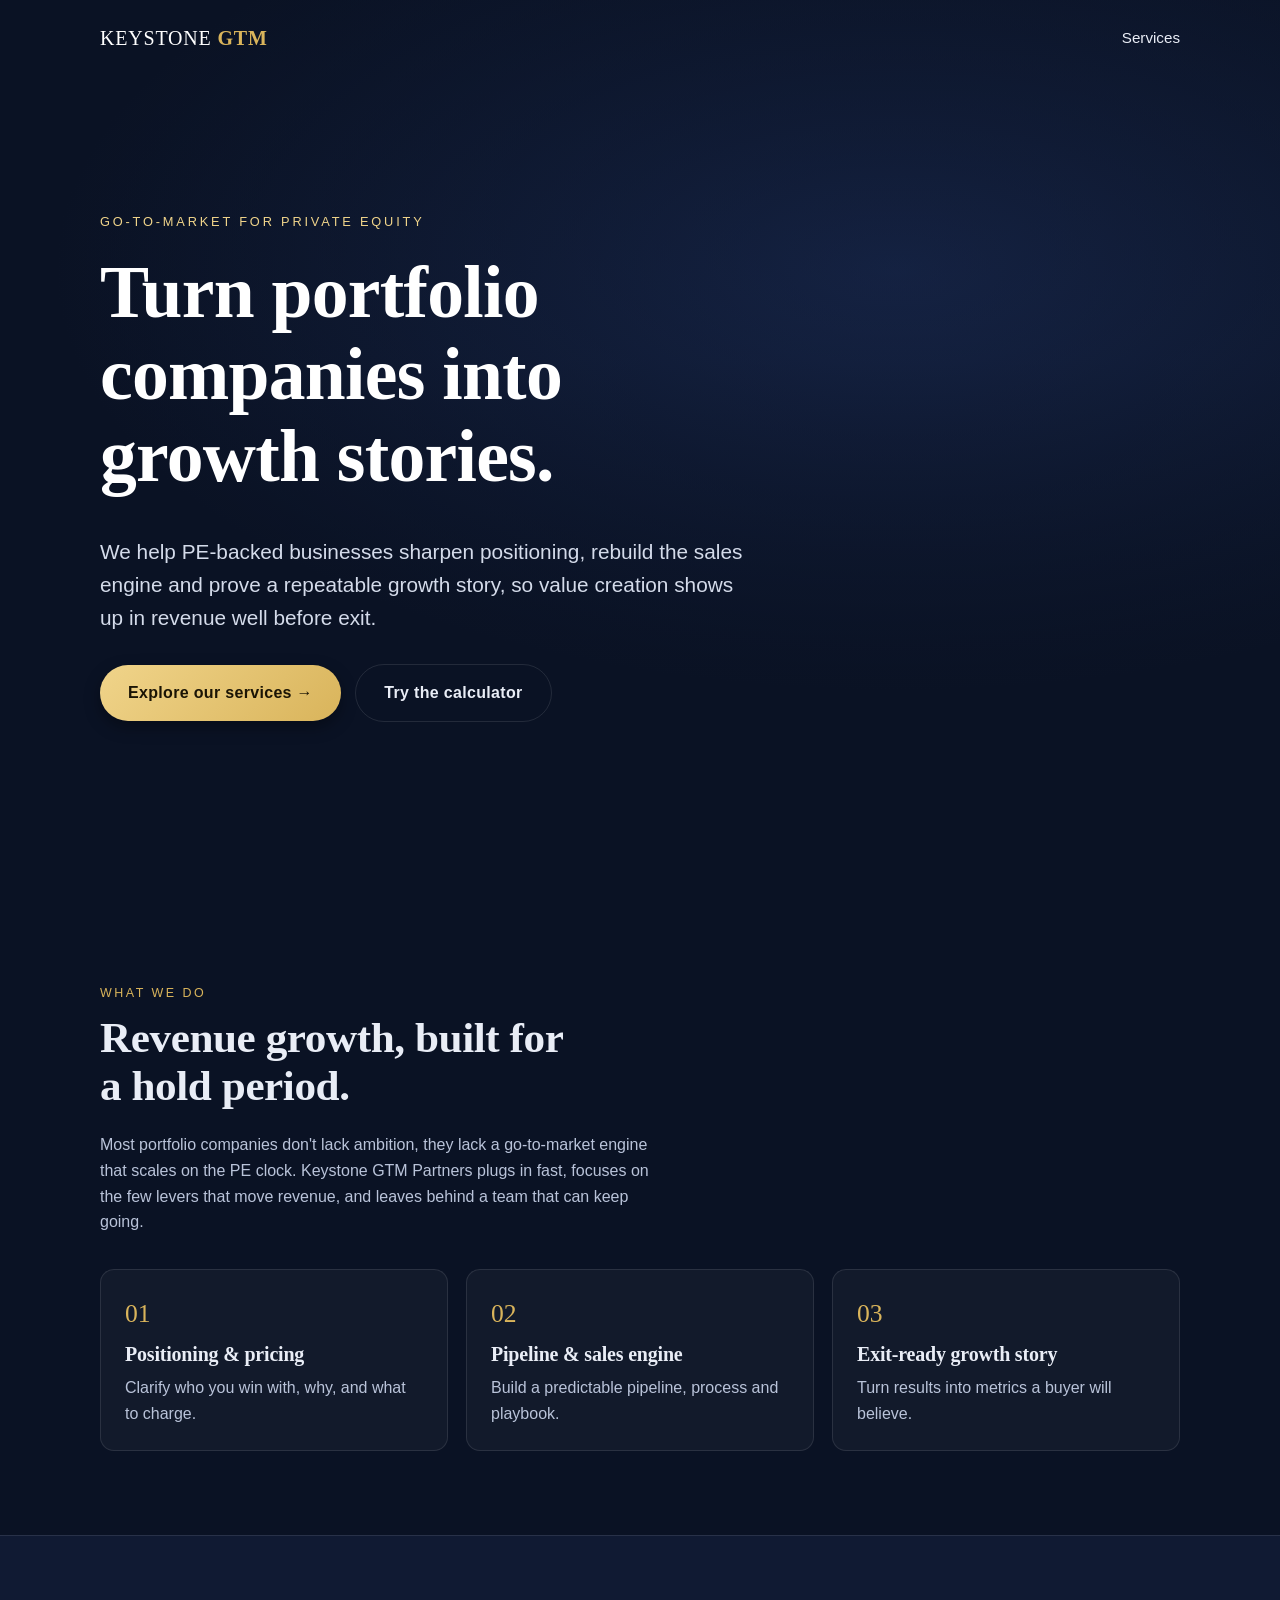
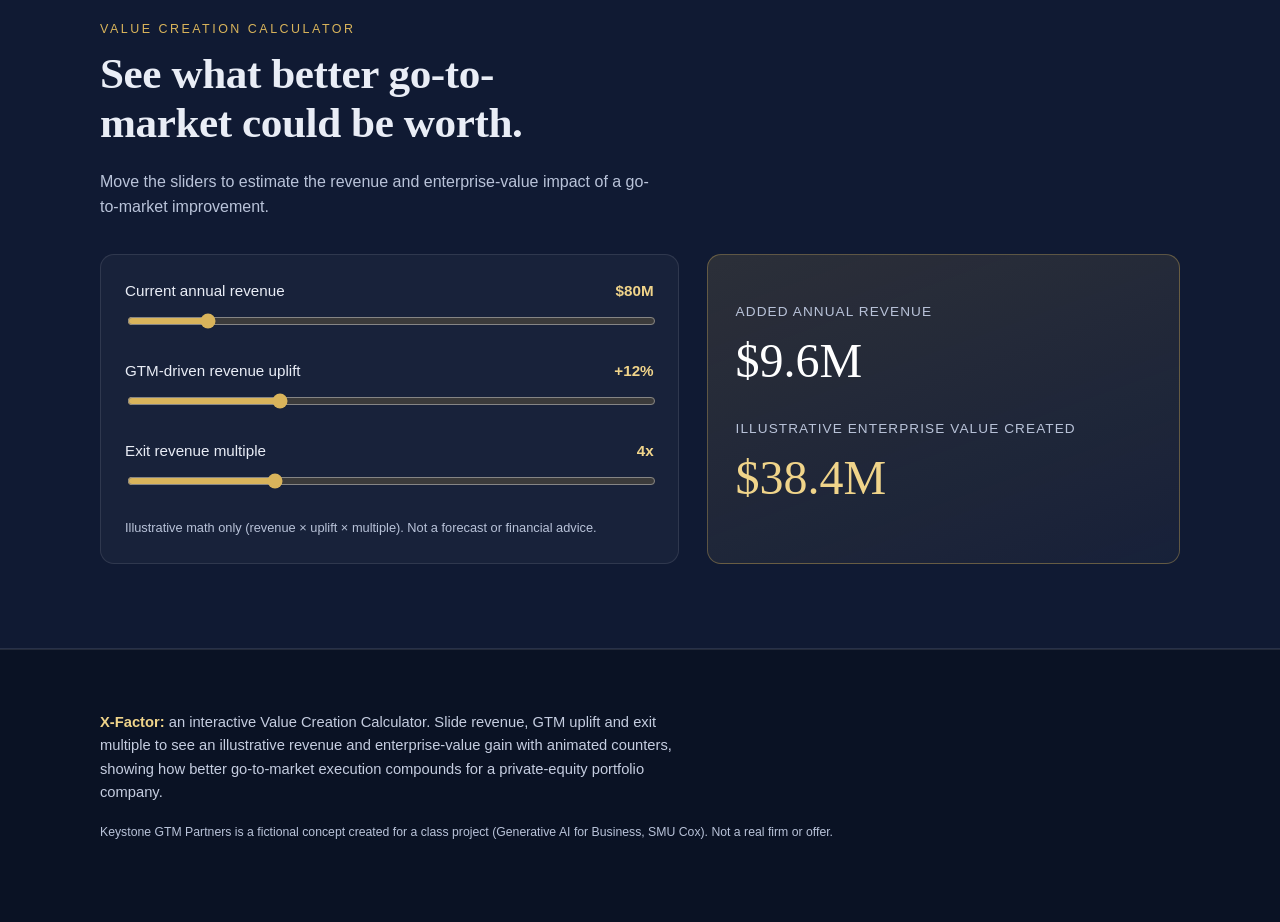
<file: index.html>
<!doctype html>
<html lang="en">
<head>
  <meta charset="utf-8">
  <meta name="viewport" content="width=device-width, initial-scale=1">
  <title>Keystone GTM Partners — Go-to-market for PE portfolio companies</title>
  <meta name="description" content="Go-to-market services that help private equity portfolio companies grow revenue faster before exit.">
  <link rel="stylesheet" href="style.css">
</head>
<body>

<header class="hero">
  <!-- AI-generated video: autoplays muted and loops immediately on landing -->
  <video autoplay muted loop playsinline preload="auto" poster="" aria-hidden="true">
    <source src="assets/hero.mp4" type="video/mp4">
  </video>

  <nav class="nav">
    <div class="wrap">
      <a class="brand" href="index.html">KEYSTONE <b>GTM</b></a>
      <a class="link" href="services.html">Services</a>
    </div>
  </nav>

  <div class="wrap content">
    <span class="eyebrow">Go-to-market for private equity</span>
    <h1>Turn portfolio companies into growth stories.</h1>
    <p class="lead">We help PE-backed businesses sharpen positioning, rebuild the sales engine and prove a repeatable growth story, so value creation shows up in revenue well before exit.</p>
    <a class="btn" href="services.html">Explore our services &rarr;</a>
    <a class="btn ghost" href="#calculator">Try the calculator</a>
  </div>
</header>

<section class="block">
  <div class="wrap">
    <div class="kicker">What we do</div>
    <h2 class="section-title">Revenue growth, built for a hold period.</h2>
    <p class="sub">Most portfolio companies don't lack ambition, they lack a go-to-market engine that scales on the PE clock. Keystone GTM Partners plugs in fast, focuses on the few levers that move revenue, and leaves behind a team that can keep going.</p>
    <div class="grid">
      <div class="card"><span class="num">01</span><h3>Positioning &amp; pricing</h3><p>Clarify who you win with, why, and what to charge.</p></div>
      <div class="card"><span class="num">02</span><h3>Pipeline &amp; sales engine</h3><p>Build a predictable pipeline, process and playbook.</p></div>
      <div class="card"><span class="num">03</span><h3>Exit-ready growth story</h3><p>Turn results into metrics a buyer will believe.</p></div>
    </div>
  </div>
</section>

<section class="block alt" id="calculator">
  <div class="wrap">
    <div class="kicker">Value creation calculator</div>
    <h2 class="section-title">See what better go-to-market could be worth.</h2>
    <p class="sub">Move the sliders to estimate the revenue and enterprise-value impact of a go-to-market improvement.</p>
    <div class="calc">
      <div class="controls card">
        <div class="field">
          <label for="rev">Current annual revenue <span id="revOut"></span></label>
          <input id="rev" type="range" min="10" max="500" step="5" value="80">
        </div>
        <div class="field">
          <label for="upl">GTM-driven revenue uplift <span id="uplOut"></span></label>
          <input id="upl" type="range" min="1" max="40" step="1" value="12">
        </div>
        <div class="field">
          <label for="mul">Exit revenue multiple <span id="mulOut"></span></label>
          <input id="mul" type="range" min="1" max="12" step="0.5" value="4">
        </div>
        <p class="note">Illustrative math only (revenue &times; uplift &times; multiple). Not a forecast or financial advice.</p>
      </div>
      <div class="result">
        <div><div class="lab">Added annual revenue</div><div class="val" id="incOut">$0M</div></div>
        <div><div class="lab">Illustrative enterprise value created</div><div class="val gold" id="evOut">$0M</div></div>
      </div>
    </div>
  </div>
</section>

<footer>
  <div class="wrap">
    <p class="xf"><strong>X-Factor:</strong> an interactive Value Creation Calculator. Slide revenue, GTM uplift and exit multiple to see an illustrative revenue and enterprise-value gain with animated counters, showing how better go-to-market execution compounds for a private-equity portfolio company.</p>
    <small>Keystone GTM Partners is a fictional concept created for a class project (Generative AI for Business, SMU Cox). Not a real firm or offer.</small>
  </div>
</footer>

<script src="app.js"></script>
<script src="chatbot.js"></script>
</body>
</html>
</file>
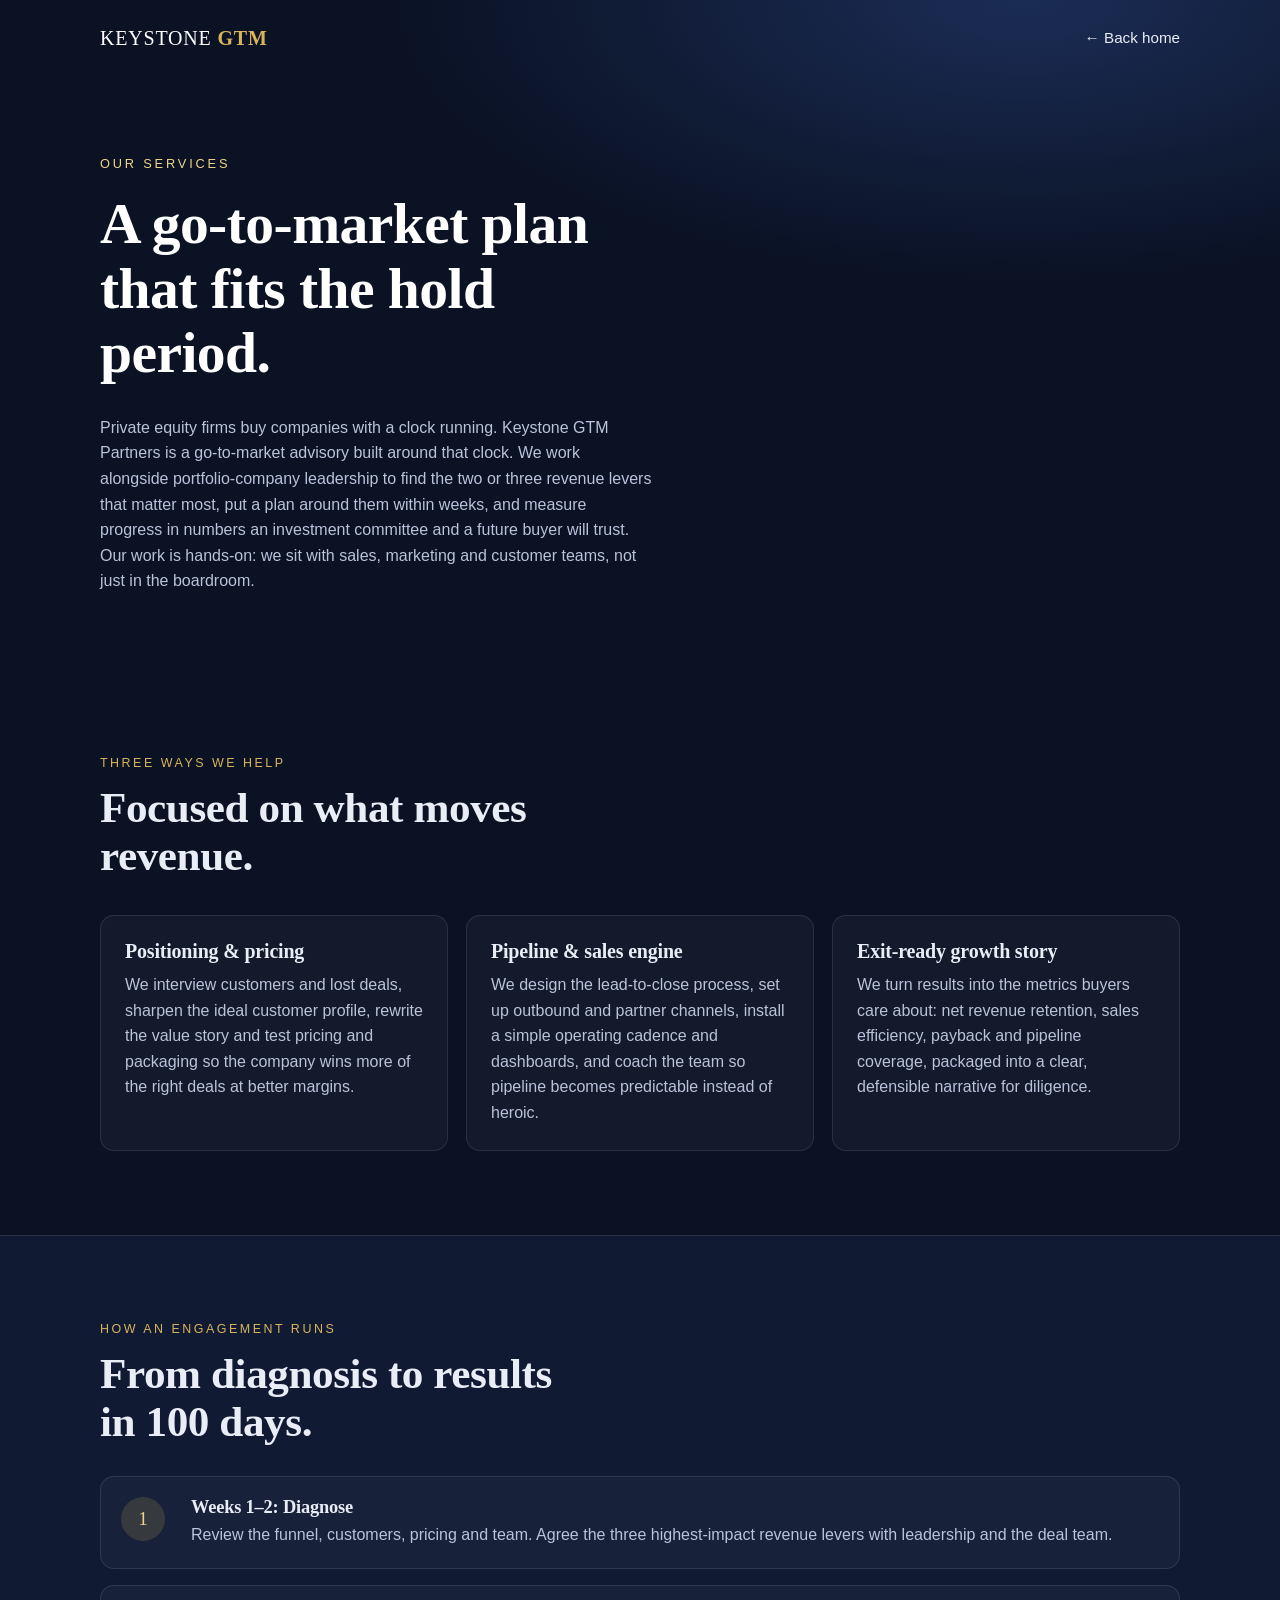
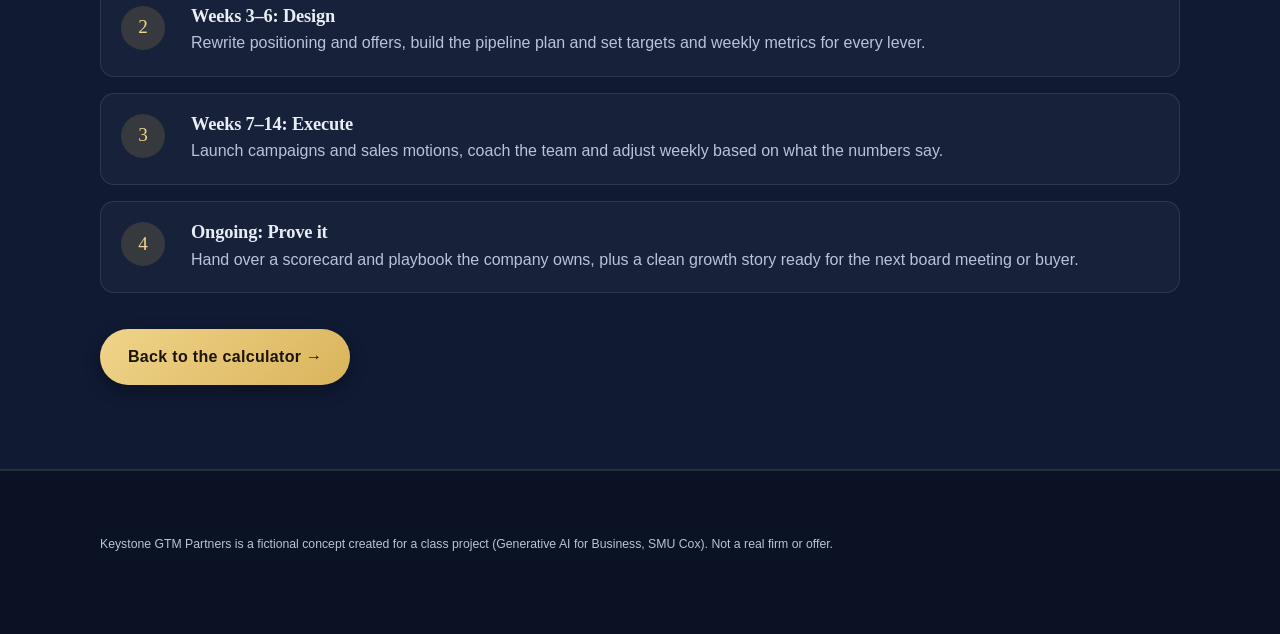
<file: services.html>
<!doctype html>
<html lang="en">
<head>
  <meta charset="utf-8">
  <meta name="viewport" content="width=device-width, initial-scale=1">
  <title>Services — Keystone GTM Partners</title>
  <meta name="description" content="How Keystone GTM Partners helps PE portfolio companies grow revenue: positioning, sales engine and exit-ready growth story.">
  <link rel="stylesheet" href="style.css">
</head>
<body>

<nav class="nav">
  <div class="wrap">
    <a class="brand" href="index.html">KEYSTONE <b>GTM</b></a>
    <a class="link" href="index.html">&larr; Back home</a>
  </div>
</nav>

<header class="page-hero">
  <div class="wrap">
    <span class="eyebrow">Our services</span>
    <h1>A go-to-market plan that fits the hold period.</h1>
    <p class="sub">Private equity firms buy companies with a clock running. Keystone GTM Partners is a go-to-market advisory built around that clock. We work alongside portfolio-company leadership to find the two or three revenue levers that matter most, put a plan around them within weeks, and measure progress in numbers an investment committee and a future buyer will trust. Our work is hands-on: we sit with sales, marketing and customer teams, not just in the boardroom.</p>
  </div>
</header>

<section class="block">
  <div class="wrap">
    <div class="kicker">Three ways we help</div>
    <h2 class="section-title">Focused on what moves revenue.</h2>
    <div class="grid">
      <div class="card"><h3>Positioning &amp; pricing</h3><p>We interview customers and lost deals, sharpen the ideal customer profile, rewrite the value story and test pricing and packaging so the company wins more of the right deals at better margins.</p></div>
      <div class="card"><h3>Pipeline &amp; sales engine</h3><p>We design the lead-to-close process, set up outbound and partner channels, install a simple operating cadence and dashboards, and coach the team so pipeline becomes predictable instead of heroic.</p></div>
      <div class="card"><h3>Exit-ready growth story</h3><p>We turn results into the metrics buyers care about: net revenue retention, sales efficiency, payback and pipeline coverage, packaged into a clear, defensible narrative for diligence.</p></div>
    </div>
  </div>
</section>

<section class="block alt">
  <div class="wrap">
    <div class="kicker">How an engagement runs</div>
    <h2 class="section-title">From diagnosis to results in 100 days.</h2>
    <div class="steps">
      <div class="step"><div><h3>Weeks 1&ndash;2: Diagnose</h3><p>Review the funnel, customers, pricing and team. Agree the three highest-impact revenue levers with leadership and the deal team.</p></div></div>
      <div class="step"><div><h3>Weeks 3&ndash;6: Design</h3><p>Rewrite positioning and offers, build the pipeline plan and set targets and weekly metrics for every lever.</p></div></div>
      <div class="step"><div><h3>Weeks 7&ndash;14: Execute</h3><p>Launch campaigns and sales motions, coach the team and adjust weekly based on what the numbers say.</p></div></div>
      <div class="step"><div><h3>Ongoing: Prove it</h3><p>Hand over a scorecard and playbook the company owns, plus a clean growth story ready for the next board meeting or buyer.</p></div></div>
    </div>
    <div class="cta-row"><a class="btn" href="index.html#calculator">Back to the calculator &rarr;</a></div>
  </div>
</section>

<footer>
  <div class="wrap">
    <small>Keystone GTM Partners is a fictional concept created for a class project (Generative AI for Business, SMU Cox). Not a real firm or offer.</small>
  </div>
</footer>

<script src="chatbot.js"></script>
</body>
</html>
</file>
<file: style.css>
:root {
  --navy: #0a1224;
  --navy-2: #101a33;
  --ink: #e9edf6;
  --muted: #b9c3d9;
  --gold: #d9b45b;
  --gold-2: #f0d48a;
  --line: rgba(255, 255, 255, 0.1);
  --radius: 14px;
}
* { box-sizing: border-box; }
html { scroll-behavior: smooth; }
body {
  margin: 0;
  background: var(--navy);
  color: var(--ink);
  font-family: -apple-system, BlinkMacSystemFont, "Segoe UI", Inter, Roboto, Helvetica, Arial, sans-serif;
  line-height: 1.6;
  -webkit-font-smoothing: antialiased;
}
h1, h2, h3 { font-family: Georgia, "Iowan Old Style", "Times New Roman", serif; line-height: 1.12; margin: 0 0 .5em; font-weight: 600; letter-spacing: -0.01em; }
a { color: var(--gold-2); }
.wrap { width: min(1080px, 100% - 40px); margin-inline: auto; }

/* nav */
.nav { position: absolute; inset: 0 0 auto 0; z-index: 5; }
.nav .wrap { display: flex; align-items: center; justify-content: space-between; padding: 22px 0; }
.brand { font-family: Georgia, serif; font-size: 1.25rem; letter-spacing: .04em; color: #fff; text-decoration: none; }
.brand b { color: var(--gold); }
.nav a.link { color: var(--ink); text-decoration: none; font-size: .95rem; }
.nav a.link:hover { color: var(--gold-2); }

/* hero */
.hero { position: relative; min-height: 100svh; display: grid; align-items: center; overflow: hidden; background: radial-gradient(1200px 600px at 70% 30%, #1b2c55 0%, var(--navy) 70%); }
.hero video { position: absolute; inset: 0; width: 100%; height: 100%; object-fit: cover; z-index: 0; }
.hero::after { content: ""; position: absolute; inset: 0; z-index: 1; background: linear-gradient(180deg, rgba(10,18,36,.55) 0%, rgba(10,18,36,.35) 40%, rgba(10,18,36,.92) 100%); }
.hero .content { position: relative; z-index: 2; padding: 120px 0 90px; }
.eyebrow { display: inline-block; color: var(--gold-2); font-size: .8rem; letter-spacing: .22em; text-transform: uppercase; margin-bottom: 18px; }
.hero h1 { font-size: clamp(2.4rem, 6vw, 4.6rem); max-width: 14ch; color: #fff; }
.hero p.lead { font-size: clamp(1.05rem, 2vw, 1.3rem); color: #d4dbea; max-width: 56ch; margin: 0 0 30px; }
.btn { display: inline-block; background: linear-gradient(135deg, var(--gold-2), var(--gold)); color: #1a1405; padding: 15px 28px; border-radius: 999px; font-weight: 700; text-decoration: none; letter-spacing: .02em; box-shadow: 0 6px 16px rgba(0,0,0,.35); transition: transform .15s ease, box-shadow .15s ease; }
.btn:hover { transform: translateY(-2px); box-shadow: 0 10px 22px rgba(0,0,0,.45); }
.btn.ghost { background: transparent; color: var(--ink); border: 1px solid var(--line); box-shadow: none; margin-left: 10px; }

/* sections */
section.block { padding: 84px 0; }
section.block.alt { background: var(--navy-2); border-block: 1px solid var(--line); }
.kicker { color: var(--gold); letter-spacing: .2em; text-transform: uppercase; font-size: .78rem; margin-bottom: 10px; }
.section-title { font-size: clamp(1.8rem, 4vw, 2.7rem); max-width: 22ch; }
.sub { color: var(--muted); max-width: 62ch; }
.grid { display: grid; gap: 18px; grid-template-columns: repeat(auto-fit, minmax(240px, 1fr)); margin-top: 34px; }
.card { background: rgba(255,255,255,.035); border: 1px solid var(--line); border-radius: var(--radius); padding: 24px; }
.card h3 { font-size: 1.25rem; }
.card p { color: var(--muted); margin: 0; }
.num { font-family: Georgia, serif; color: var(--gold); font-size: 1.6rem; display: block; margin-bottom: 8px; }

/* calculator (x-factor) */
.calc { display: grid; gap: 28px; grid-template-columns: 1.1fr .9fr; margin-top: 34px; align-items: stretch; }
@media (max-width: 800px) { .calc { grid-template-columns: 1fr; } .btn.ghost { margin: 12px 0 0; } }
.controls { display: grid; gap: 22px; }
.field label { display: flex; justify-content: space-between; font-size: .95rem; margin-bottom: 8px; }
.field label span { color: var(--gold-2); font-variant-numeric: tabular-nums; font-weight: 600; }
input[type=range] { width: 100%; accent-color: var(--gold); }
.result { background: linear-gradient(160deg, rgba(217,180,91,.14), rgba(255,255,255,.03)); border: 1px solid rgba(217,180,91,.35); border-radius: var(--radius); padding: 28px; display: grid; gap: 18px; align-content: center; }
.result .lab { color: var(--muted); font-size: .85rem; letter-spacing: .08em; text-transform: uppercase; }
.result .val { font-family: Georgia, serif; font-size: clamp(2rem, 5vw, 3rem); color: #fff; font-variant-numeric: tabular-nums; }
.result .val.gold { color: var(--gold-2); }
.note { color: var(--muted); font-size: .8rem; margin-top: 8px; }

/* page 2 */
.page-hero { padding: 150px 0 60px; background: radial-gradient(900px 400px at 80% 0%, #1b2c55 0%, var(--navy) 70%); }
.page-hero h1 { font-size: clamp(2.2rem, 5vw, 3.6rem); max-width: 18ch; color: #fff; }
.steps { counter-reset: s; display: grid; gap: 16px; margin-top: 30px; }
.step { display: grid; grid-template-columns: 54px 1fr; gap: 16px; padding: 20px; border: 1px solid var(--line); border-radius: var(--radius); background: rgba(255,255,255,.03); }
.step::before { counter-increment: s; content: counter(s); display: grid; place-items: center; width: 44px; height: 44px; border-radius: 50%; background: rgba(217,180,91,.16); color: var(--gold-2); font-family: Georgia, serif; font-size: 1.2rem; }
.step h3 { margin: 0 0 4px; font-size: 1.15rem; }
.step p { margin: 0; color: var(--muted); }
.cta-row { margin-top: 36px; }

/* footer */
footer { padding: 46px 0 80px; border-top: 1px solid var(--line); color: var(--muted); font-size: .92rem; }
footer .xf { max-width: 70ch; color: #c5cde0; }
footer .xf strong { color: var(--gold-2); }
footer small { display: block; margin-top: 18px; }

/* chat fallback pill (shown only until a Chatling bot id is configured) */
.chat-pill { position: fixed; right: 20px; bottom: 20px; z-index: 50; background: #1d2a4d; color: var(--ink); border: 1px dashed var(--gold); padding: 10px 14px; border-radius: 999px; font-size: .85rem; }
</file>
